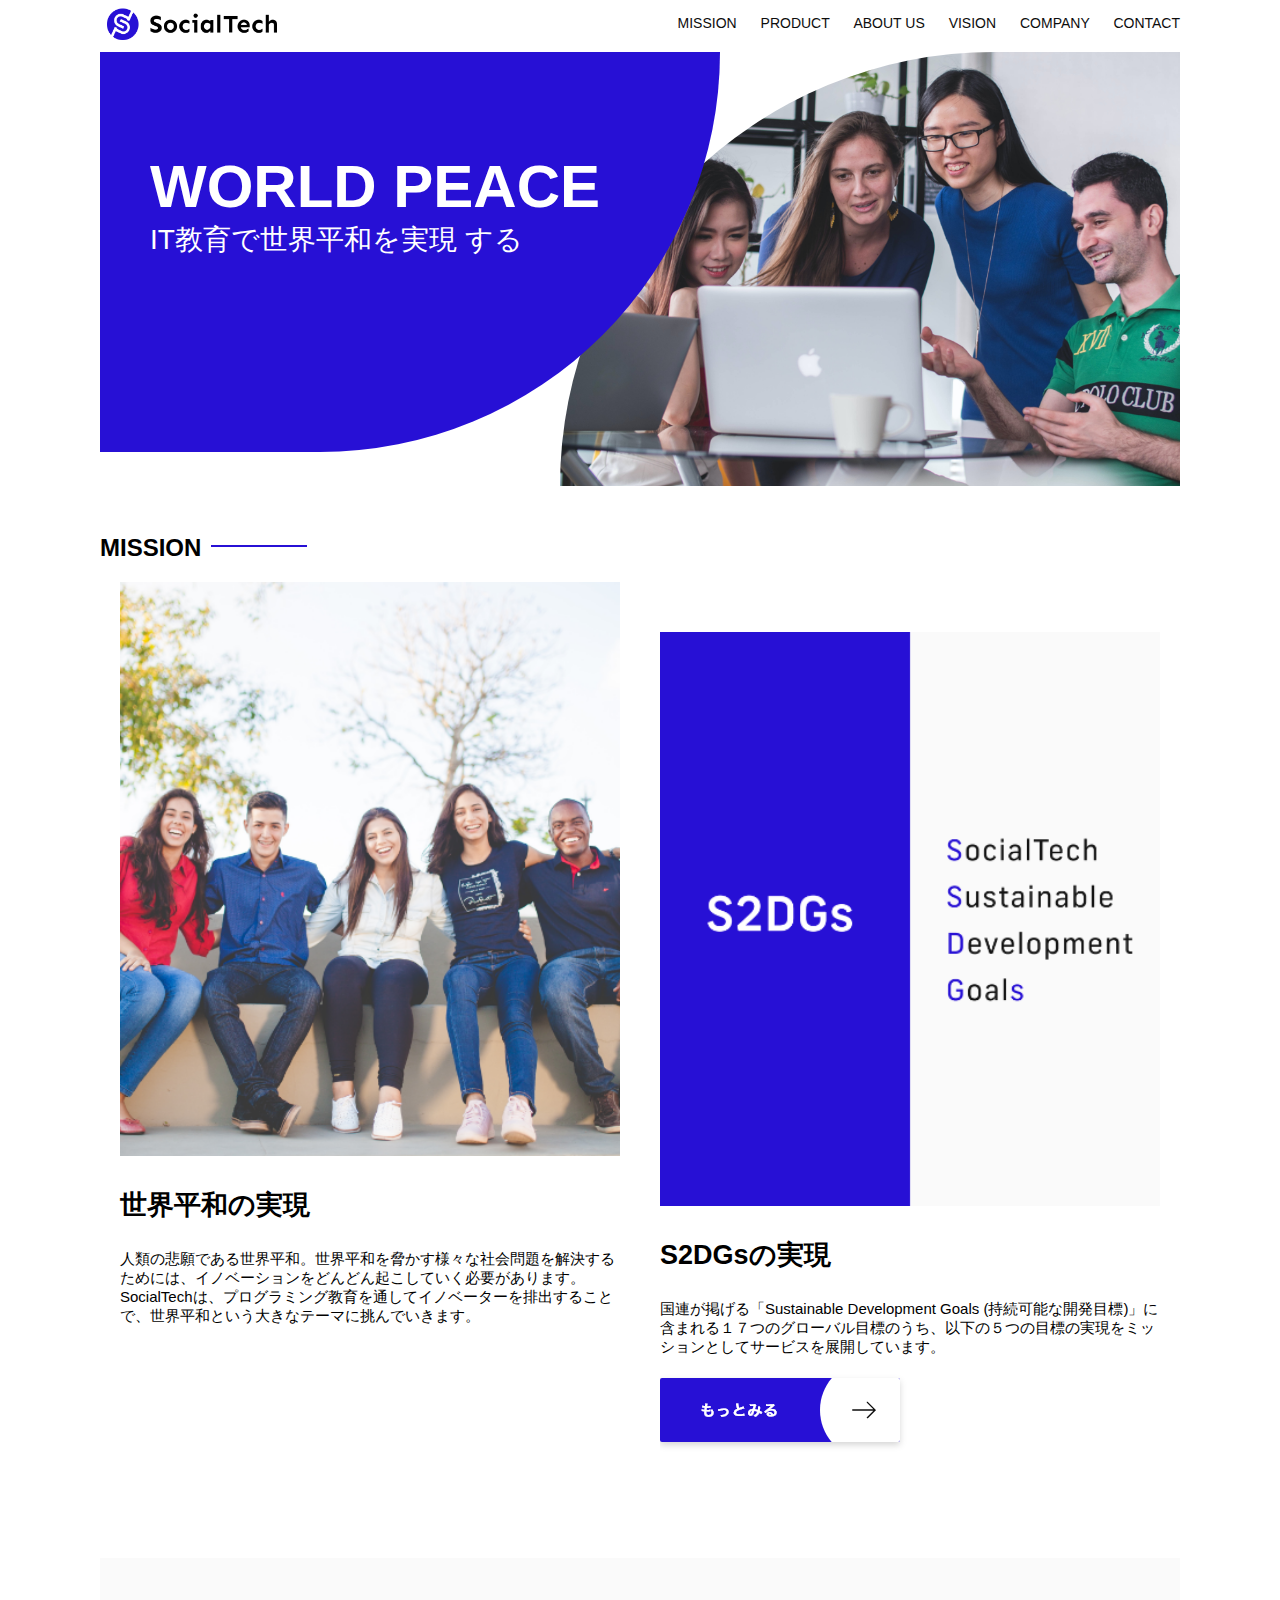
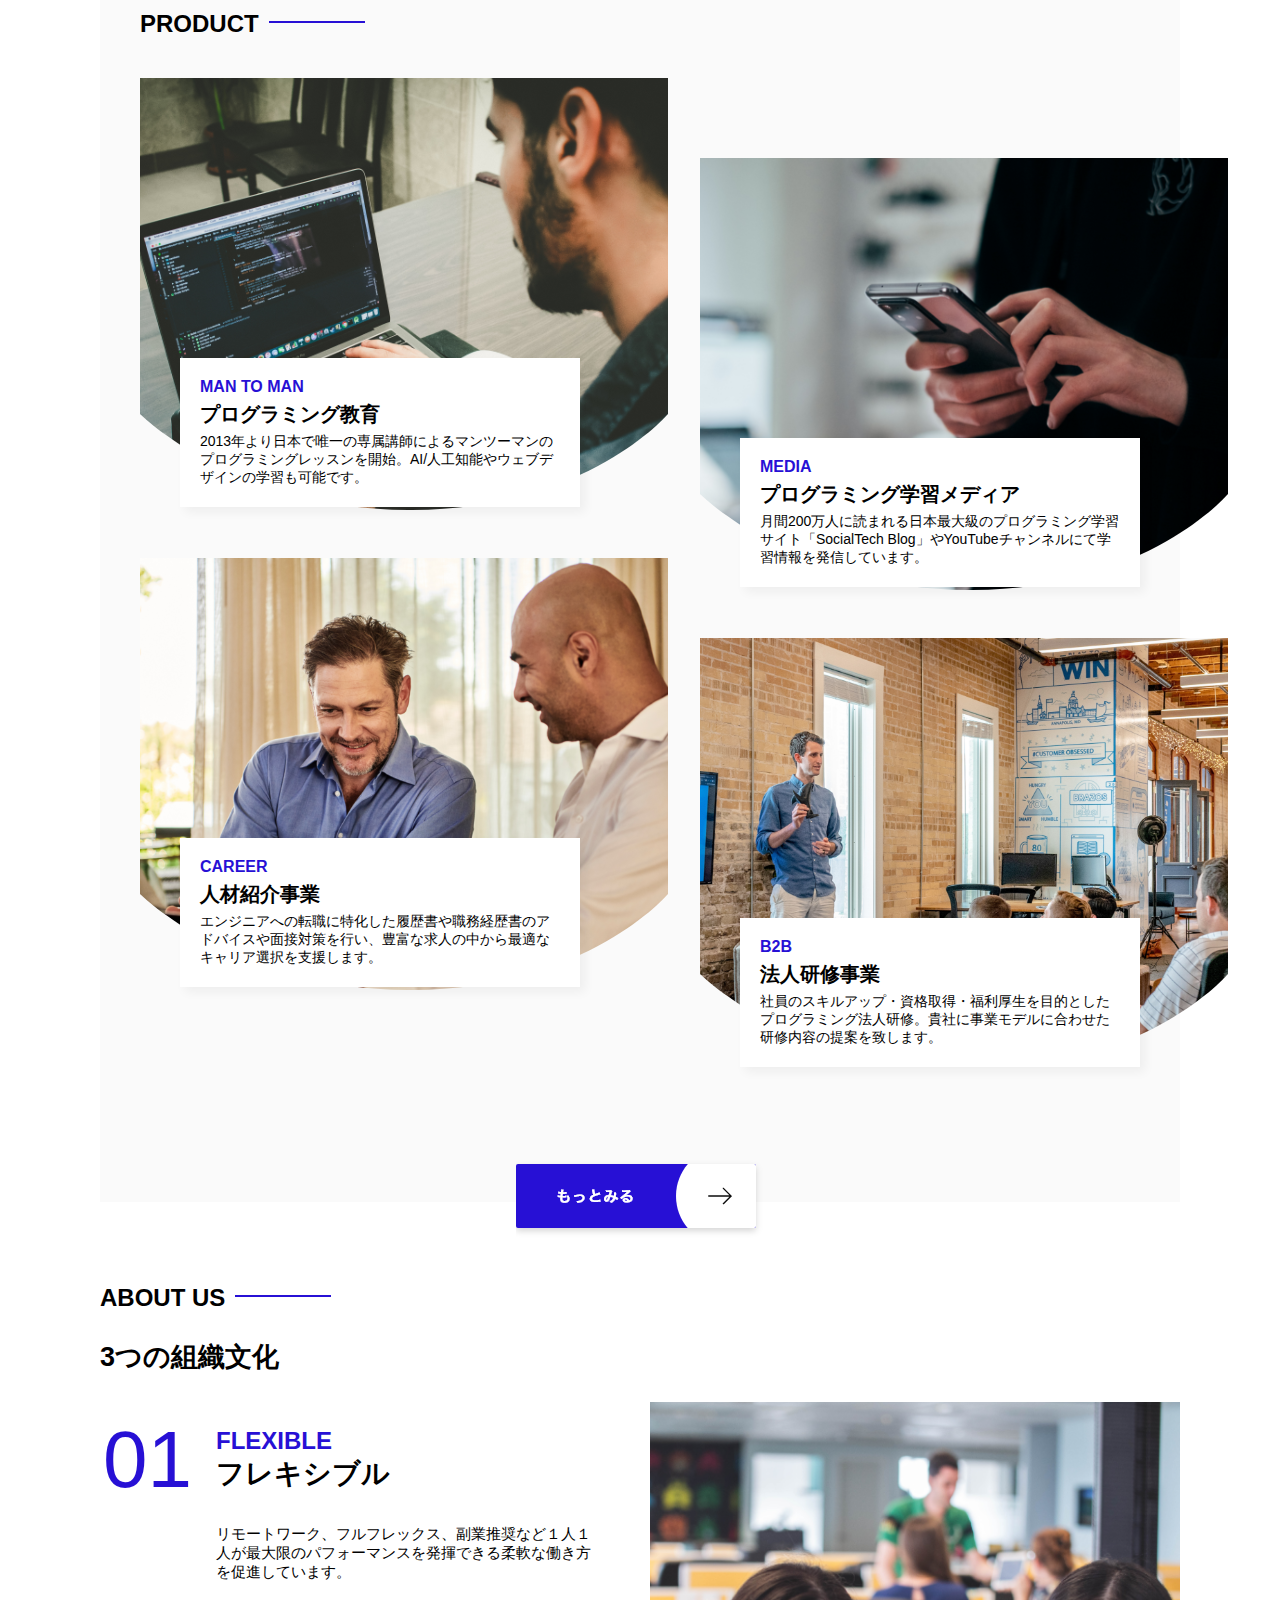
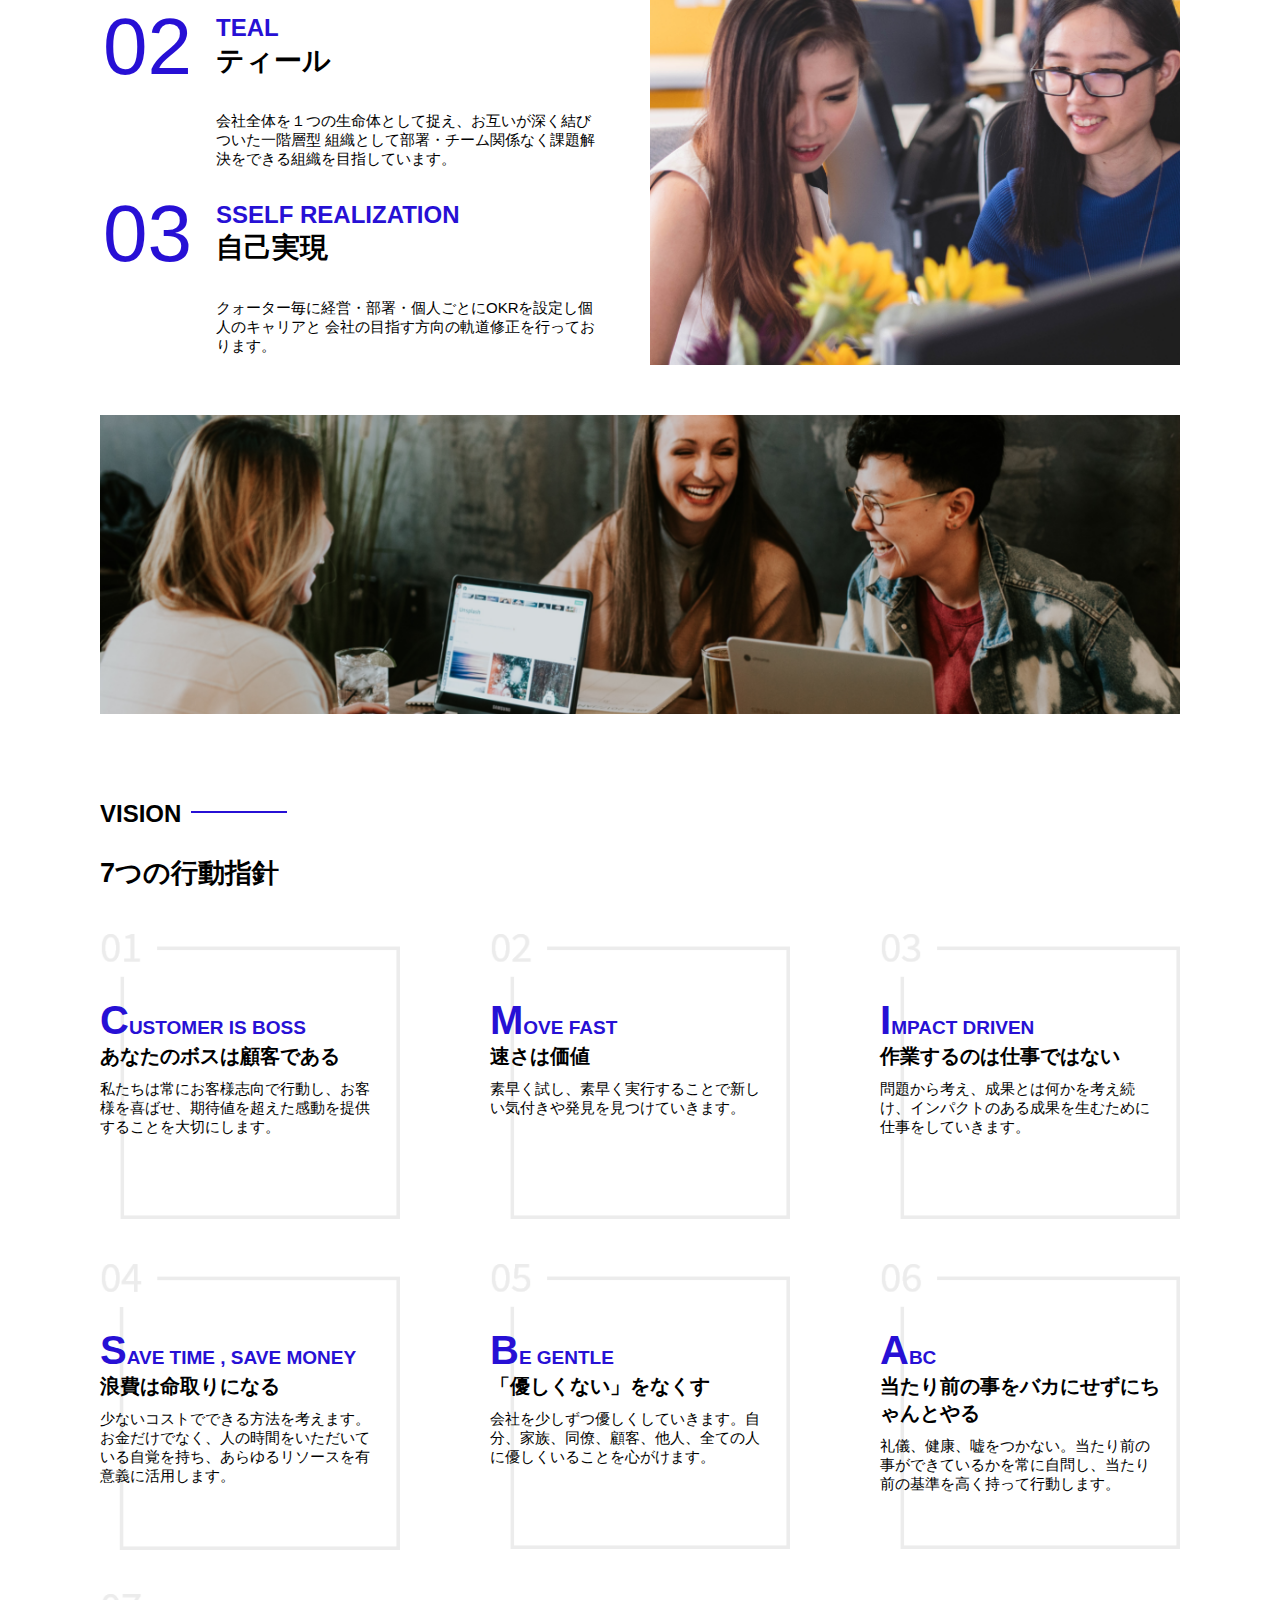
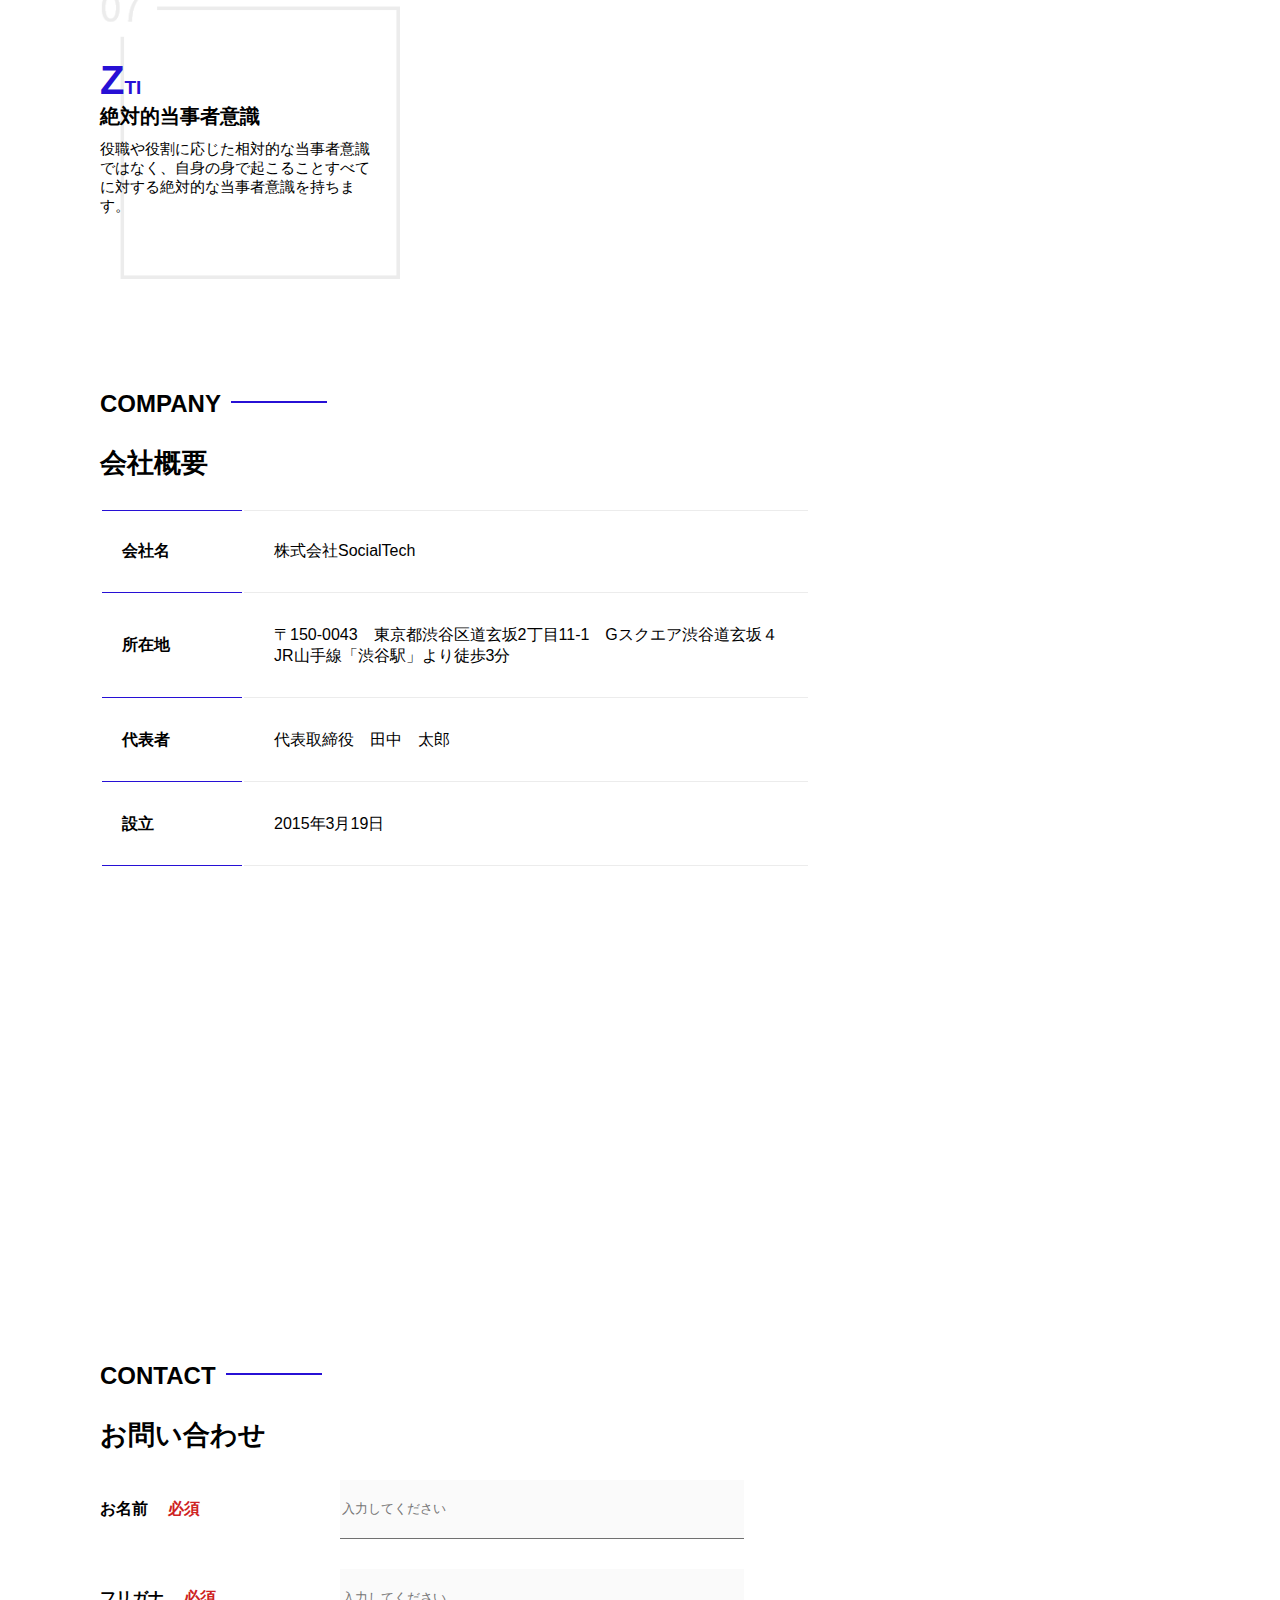
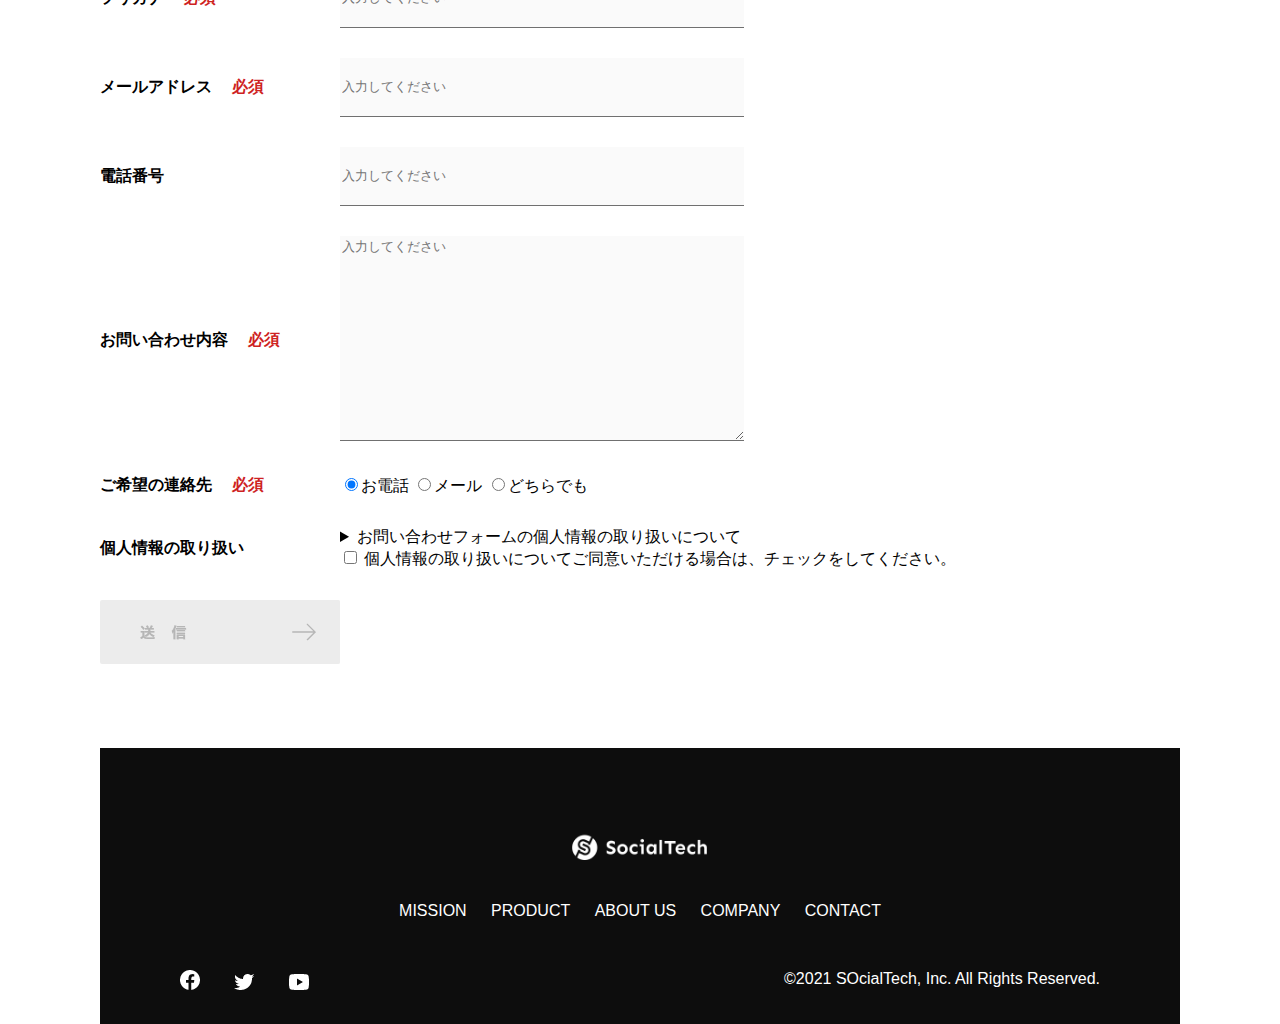
<file: socialtech/index.html>
<!DOCTYPE html>
<html>
<head>
    <title>SocialTech</title>
    <meta charset="UTF-8">
    <meta name="description" content="SocialTechはEdTech業界のリーディングカンパニーを目指します。">
    <meta name="viewport" content="width=device-width, initial-scale=1.0">
    <link rel="stylesheet" href="style.css">
</head>
<body>
    <!-- ヘッダー -->
    <header>
        <a href="index.html" id="logo"><img src="images/logo.png" alt="トップページに戻る"></a>

        <nav id="nav-pc">
            <a href="mission.html">MISSION</a>
            <a href="product.html">PRODUCT</a>
            <a href="index.html#aboutus">ABOUT US</a>
            <a href="index.html#vision">VISION</a>
            <a href="index.html#company">COMPANY</a>
            <a href="index.html#contact">CONTACT</a>
        </nav>
        <img id="menu-sp" src="images/button-menu.png" alt="ナビゲーションを開く" onclick="document.getElementById('nav-sp').style.display = 'block'">
        <nav id="nav-sp">
            <img id="close" src="images/button-close.png" alt="ナビゲーションを閉じる" onclick="document.getElementById('nav-sp').style.display = 'none'">
            <a id="logo-sp" href="index.html" onclick="document.getElementById('nav-sp').style.display = 'none'"><img src="images/logo-sp.png" alt="トップページに戻る"></a>
            <a class="menu" href="mission.html" onclick="document.getElementById('nav-sp').style.display = 'none'">MISSION</a>
            <a class="menu" href="product.html" onclick="document.getElementById('nav-sp').style.display = 'none'">PRODUCT</a>
            <a class="menu" href="index.html#aboutus" onclick="document.getElementById('nav-sp').style.display = 'none'">ABOUT US</a>
            <a class="menu" href="index.html#vision" onclick="document.getElementById('nav-sp').style.display = 'none'">VISION</a>
            <a class="menu" href="index.html#company" onclick="document.getElementById('nav-sp').style.display = 'none'">COMPANY</a>
            <a class="menu" href="index.html#contact" onclick="document.getElementById('nav-sp').style.display = 'none'">CONTACT</a>
            <div id="sns">
                <a href="https://www.facebook.com/sejuku2013"><img src="images/button-facebook.png" alt="Facebookのリンク"></a>
                <a href="https://twitter.com/samuraijuku"><img src="images/button-twitter.png" alt="Twitterのリンク"></a>
                <a href="https://www.yuotube.com/channel/UCCF0Q05aDK0xXam4cUQXT8g"><img src="images/button-youtube.png" alt="YouTubeのリンク"></a>
            </div>
        </nav>
    </header>

    <main>
        <article>
            <section id="main-visual">
                <div id="main-message">
                    <h1>WORLD PEACE</h1>
                    <p>IT教育で世界平和を実現
                        する
                    </p>
                </div>
                <img src="images/index/index-main.png" alt="PCの周りに集まる多国籍の仲間たち">
            </section>

            <section id="mission">
                <h2 class="index-h2">MISSION</h2>
                <div id="mission-flex">
                    <div>
                        <img id="mission-photo" src="images/index/index-mission.png" alt="屋外のベンチで写真を撮影する多国籍の仲間たち">
                        <h3>世界平和の実現</h3>
                        <p>
                            人類の悲願である世界平和。世界平和を脅かす様々な社会問題を解決するためには、イノベーションをどんどん起こしていく必要があります。SocialTechは、プログラミング教育を通してイノベーターを排出することで、世界平和という大きなテーマに挑んでいきます。
                        </p>
                    </div>
                    <div>
                        <img id="s2dgs" src="images/index/s2dgs.png" alt="S2DGs">
                        <h3>S2DGsの実現</h3>
                        <p>国連が掲げる「Sustainable Development Goals (持続可能な開発目標)」に含まれる１７つのグローバル目標のうち、以下の５つの目標の実現をミッションとしてサービスを展開しています。</p>
                        <a href="mission.html">
                            <img src="images/button-more.png" alt="もっとみる">
                        </a>
                    </div>
                </div>
            </section>
            <section id="product">
                <h2 class="index-h2">PRODUCT</h2>
                <div>
                    <div id="product-left">
                        <div>
                            <img class="product-photto" src="images/index/index-mantoman.png" alt="PCでコードを書く男性">
                            <div class="product-explain">
                                <span>MAN TO MAN</span>
                                <h3>プログラミング教育</h3>
                                <p>2013年より日本で唯一の専属講師によるマンツーマンのプログラミングレッスンを開始。AI/人工知能やウェブデザインの学習も可能です。</p>
                            </div>
                        </div>
                        <div>    
                            <img class="product-photto" src="images/index/index-career.png" alt="笑顔で話し合う２人の男性">
                            <div class="product-explain">
                                <span>CAREER</span>
                                <h3>人材紹介事業</h3>
                                <p>エンジニアへの転職に特化した履歴書や職務経歴書のアドバイスや面接対策を行い、豊富な求人の中から最適なキャリア選択を支援します。</p>
                            </div>
                        </div>
                    </div>
                    <div id="product-right">
                        <div>
                            <img class="product-photto" src="images/index/index-media.png" alt="スマートフォンを操作する人">
                            <div class="product-explain">
                                <span>MEDIA</span>
                                <h3>プログラミング学習メディア</h3>
                                <p>月間200万人に読まれる日本最大級のプログラミング学習サイト「SocialTech Blog」やYouTubeチャンネルにて学習情報を発信しています。</p>
                            </div>
                        </div>
                        <div>
                            <img class="product-photto" src="images/index/index-b2b.png" alt="講演中の男性とそれを聞く人々">
                            <div class="product-explain">
                                <span>B2B</span>
                                <h3>法人研修事業</h3>
                                <p>社員のスキルアップ・資格取得・福利厚生を目的としたプログラミング法人研修。貴社に事業モデルに合わせた研修内容の提案を致します。</p>
                            </div>
                        </div>
                    </div>
                </div>
                <div>
                    <a id="product-more" href="product.html">
                        <img src="images/button-more.png" alt="もっとみる">
                    </a>
                </div>
            </section>
            <section id="aboutus">
                <h2 class="index-h2">ABOUT US</h2>
                <h3>3つの組織文化</h3>
                <div>
                    <table class="culture-table">
                        <tr>
                            <td>
                                <span class="culture-num">01</span>
                            </td>
                            <td>
                                <span class="culture-en">FLEXIBLE</span>
                                <span class="culture-jp">フレキシブル</span>
                            </td>
                        </tr>
                        <tr>
                            <td>
                
                            </td>
                            <td>
                                <p class="culture-description">
                                    リモートワーク、フルフレックス、副業推奨など１人１人が最大限のパフォーマンスを発揮できる柔軟な働き方を促進しています。
                                </p>
                            </td>
                        </tr>
                        <tr>
                            <td>
                                <span class="culture-num">02</span>
                            </td>
                            <td>
                                <span class="culture-en">TEAL</span>
                                <span class="culture-jp">ティール</span>
                            </td>
                        </tr>
                        <tr>
                            <td>

                            </td>
                            <td>
                                <p class="culture-description">
                                    会社全体を１つの生命体として捉え、お互いが深く結びついた一階層型
                                    組織として部署・チーム関係なく課題解決をできる組織を目指しています。
                                </p>
                            </td>
                        </tr>
                        <tr>
                            <td>
                                <span class="culture-num">03</span>
                            </td>
                            <td>
                                <span class="culture-en">SSELF REALIZATION</span>
                                <span class="culture-jp">自己実現</span>
                            </td>
                        </tr>
                        <tr>
                            <td>

                            </td>
                            <td>
                                <p class="culture-description">
                                    クォーター毎に経営・部署・個人ごとにOKRを設定し個人のキャリアと
                                    会社の目指す方向の軌道修正を行っております。
                                </p>
                            </td>
                        </tr>
                    </table>
                     <img class="culture-img" src="images/index/index-aboutus1.png" alt="笑顔で話し合う２人の女性">
                </div>
                 <img class="culture-img2" src="images/index/index-aboutus2.png" alt="笑顔で話し合う３人の男女">
            </section>
            <section id="vision">
                <h2 class="index-h2">VISION</h2>
                <h3>7つの行動指針</h3>
                <div>
                    <div class="vision-box">
                        <img src="images/index/vision-01.png" alt="01">
                        <span>
                            <h4>CUSTOMER IS BOSS</h4>
                            <h5>あなたのボスは顧客である</h5>
                            <p>私たちは常にお客様志向で行動し、お客様を喜ばせ、期待値を超えた感動を提供することを大切にします。</p>
                        </span>
                    </div>
                    <div class="vision-box">
                        <img src="images/index/vision-02.png" alt="02">
                        <span>
                            <h4>MOVE FAST</h4>
                            <h5>速さは価値</h5>
                            <p>素早く試し、素早く実行することで新しい気付きや発見を見つけていきます。</p>
                        </span>
                    </div>
                    <div class="vision-box">
                        <img src="images/index/vision-03.png" alt="03">
                        <span>
                            <h4>IMPACT DRIVEN</h4>
                            <h5>作業するのは仕事ではない</h5>
                            <p>問題から考え、成果とは何かを考え続け、インパクトのある成果を生むために仕事をしていきます。</p>
                        </span>
                    </div>
                    <div class="vision-box">
                        <img src="images/index/vision-04.png" alt="04">
                        <span>
                            <h4>SAVE TIME , SAVE MONEY</h4>
                            <h5>浪費は命取りになる</h5>
                            <p>少ないコストでできる方法を考えます。お金だけでなく、人の時間をいただいている自覚を持ち、あらゆるリソースを有意義に活用します。</p>
                        </span>
                    </div>
                    <div class="vision-box">
                        <img src="images/index/vision-05.png" alt="05">
                        <span>
                            <h4>BE GENTLE</h4>
                            <h5>「優しくない」をなくす</h5>
                            <p>会社を少しずつ優しくしていきます。自分、家族、同僚、顧客、他人、全ての人に優しくいることを心がけます。</p>
                        </span>
                    </div>
                    <div class="vision-box">
                        <img src="images/index/vision-06.png" alt="06">
                        <span>
                            <h4>ABC</h4>
                            <h5>当たり前の事をバカにせずにちゃんとやる</h5>
                            <p>礼儀、健康、嘘をつかない。当たり前の事ができているかを常に自問し、当たり前の基準を高く持って行動します。</p>
                        </span>
                    </div>
                    <div class="vision-box">
                        <img src="images/index/vision-07.png" alt="07">
                        <span>
                            <h4>ZTI</h4>
                            <h5>絶対的当事者意識</h5>
                            <p>役職や役割に応じた相対的な当事者意識ではなく、自身の身で起こることすべてに対する絶対的な当事者意識を持ちます。</p>
                        </span>
                    </div>
                </div>
            </section>
            <section id="company">
                <h2 class="index-h2">COMPANY</h2>
                <h3>会社概要</h3>
                <table id="company-table">
                    <tr>
                        <th class="tableheader-first">会社名</th>
                        <td class="cell-first">株式会社SocialTech</td>
                    </tr>
                    <tr>
                        <th class="tableheader">所在地</th>
                        <td class="cell">〒150-0043　東京都渋谷区道玄坂2丁目11-1　Gスクエア渋谷道玄坂４<br>JR山手線「渋谷駅」より徒歩3分</td>
                    </tr>
                    <tr>
                        <th class="tableheader">代表者</th>
                        <td class="cell">代表取締役　田中　太郎</td>
                    </tr>
                    <tr>
                        <th class="tableheader">設立</th>
                        <td class="cell">2015年3月19日</td>
                    </tr>
                </table>
                <iframe src="https://www.google.com/maps/embed?pb=!1m18!1m12!1m3!1d3241.780089597799!2d139.6936349757371!3d35.65778937259477!2m3!1f0!2f0!3f0!3m2!1i1024!2i768!4f13.1!3m3!1m2!1s0x60188be0535d9a81%3A0xb09a6e9018e3debd!2z44CSMTUwLTAwNDMg5p2x5Lqs6YO95riL6LC35Yy66YGT546E5Z2C77yS5LiB55uu77yR77yR4oiS77yR!5e0!3m2!1sja!2sjp!4v1696943448025!5m2!1sja!2sjp" width="600" height="450" style="border:0;" allowfullscreen="" loading="lazy" referrerpolicy="no-referrer-when-downgrade"
                style="border: 0;" allowfullscreen="" loading="lazy"></iframe>
                </iframe>
            </section>
            <section id="contact">
                <h2 class="index-h2">CONTACT</h2>
                <h3>お問い合わせ</h3>
                <form action="https://api.staticforms.xyz/submit" method="post">
                    <input type="text" name="honeypot" style="display:none">
                    <input type="hidden" name="accessKey" value="8e998eb5-a046-4630-88b2-290df59e14a1">
                    <input type="hidden" name="subject" value="お問い合わせフォーム" />
                    <input type="hidden" name="replyTo" value="o9o-794l-4422@donomo.ne.jp">
                    <input type="hidden" name="redirectTo" value="">
                    <div>
                        <div class="contact-heading">
                            <label class="contact-label">お名前<span class="contact-span">必須</span></label>
                        </div>    
                        <div>
                            <input type="text" name="name" placeholder="入力してください" class="contact-textbox">
                        </div>
                    </div>
                    <div>    
                        <div class="contact-heading">
                            <label class="contact-label">フリガナ<span class="contact-span">必須</span></label>
                        </div>
                        <div>
                            <input type="text" name="furigana" placeholder="入力してください" class="contact-textbox">
                        </div>
                    </div>
                    <div>
                        <div class="contact-heading">
                            <label class="contact-label">メールアドレス<span class="contact-span">必須</span></label>
                        </div>
                        <div>
                            <input type="text" name="email" placeholder="入力してください" class="contact-textbox">
                        </div>
                    </div>    
                    <div>
                        <div class="contact-heading">
                            <label class="contact-label">電話番号</label>
                        </div>
                        <div>
                            <input type="text" name="tel" placeholder="入力してください" class="contact-textbox">
                        </div>
                    </div>
                    <div>
                        <div class="contact-heading">
                            <label class="contact-label">お問い合わせ内容<span class="contact-span">必須</span></label>
                        </div>
                        <div>
                            <textarea class="contact-textarea" placeholder="入力してください" name="message"></textarea>
                        </div>
                    </div>
                    <div>
                        <div class="contact-heading">
                            <label class="contact-label">ご希望の連絡先<span class="contact-span">必須</span></label>
                        </div>
                        <div>
                            <input class="radiobutton" type="radio" value="tel" name="contact" checked><label>お電話</label>
                            <input class="radiobutton" type="radio" value="mail" name="contact"><label>メール</label>
                            <input class="radiobutton" type="radio" value="both" name="contact"><label>どちらでも</label>
                        </div>
                    </div>
                    <div>
                        <div class="contact-heading">
                            <label class="contact-label">個人情報の取り扱い</label>
                        </div>
                        <div>
                            <details>
                                <summary>お問い合わせフォームの個人情報の取り扱いについて</summary>
                                <div>
                                   <span>1.組織の名称又は氏名</span><br>
                                   株式会社SocialTech<br><br>
                                   <span>2.個人情報保護管理者(若しくはその代理人)の氏名又は職名、所属及び連絡先
                                       鈴木　一郎　コーポレート部</span><br>
                                    メールアドレス：support@socialtech.net<br>
                                    TEL:03-xxxx-xxxx<br>
                                    <span>3.個人情報の利用目的</span><br>
                                    ・本サービス及び本サービスに関する情報の提供又はそれらに関する連絡のため<br>
                                    ・ユーザーの本人確認のため<br>
                                    ・当社サービスご案内のため<br>
                                    ・当社の商品の広告または宣伝(電子メールによるものを含むものとします。)<br><br>
                                    <span>4.個人情報の取り扱い業務の委託</span><br>
                                    個人情報の取扱業務の全部または一部を外部に業務委託する場合があります。<br>
                                    その際、弊社は、個人情報を適切に保護できる管理体制を敷き実行していることを条件として<br>
                                    委託先を厳選したうえで、機密保持契約を委託先と締結し、お客様の個人情報を厳密に管理させます。<br><br>
                                    <span>5.個人情報の開示等の請求</span><br>
                                    お客様は、弊社に対してご自身の個人情報の開示等(利用目的の通知・開示・内容の訂正・追加・削除・利用の停止または消去、第三者への提供の停止)に関して、当社問い合わせ窓口に申し出ることができます。<br>
                                    その際、弊社はお客様ご本人を確認させていただいたうえで、合理的な期間内に対応いたします。<br><br>
                                    なお、個人情報に関する弊社問い合わせ先は、次の通りです。<br><br>
                                    株式会社SocialTech　個人情報問い合わせ窓口<br>
                                    〒150-0043　東京都渋谷区道玄坂2丁目11-1　Gスクエア渋谷道玄坂４<br>
                                    メールアドレス：support@socialtech.net TEL:03-xxxx-xxxx<br><br>
                                    <span>6.個人情報を提供されることの任意性について</span><br><br>
                                    お客様がご自身の個人情報を弊社に提供されるか否かは、お客様のご判断によりますが、もしご提供されない場合には、適切なサービスが提供できない場合がありますので予めご了承ください。
                                </div>
                            </details>
                            <input type="checkbox" name="agree">
                            <span>個人情報の取り扱いについてご同意いただける場合は、チェックをしてください。</span>    
                        </div>
                    </div>
                    <input type="image" src="images/button-submit.png" alt="送信する">
                </form>
            </section>
        </article>
        <footer>
            <div id="footer-logo">
                <img src="images/logo-sp.png" alt="SocialTech">
            </div>
            <div id="footer-link">
                <a href="mission.html">MISSION</a>
                <a href="product.html">PRODUCT</a>
                <a href="index.html#aboutus">ABOUT US</a>
                <a href="index.html#company">COMPANY</a>
                <a href="index.html#contact">CONTACT</a>
            </div>
            <div id="sns-footer">
                <a href="https://www.facebook.com/sejiku2013"><img src="images/button-facebook.png" alt="Facebookのリンク"></a>
                <a href="https://twitter.com/samuraijuku"><img src="images/button-twitter.png" alt="Twitterのリンク"></a>
                <a href="https://www.yuotube.com/channel/UCCF0Q05aDK0xXam4cUQXT8g"><img src="images/button-youtube.png" alt="YouTubeのリンク"></a>
                 <span id="copyright">&copy;2021 SOcialTech, Inc. All Rights Reserved.</span>
            </div>
        </footer>
    </main>
</body>
</html>
</file>
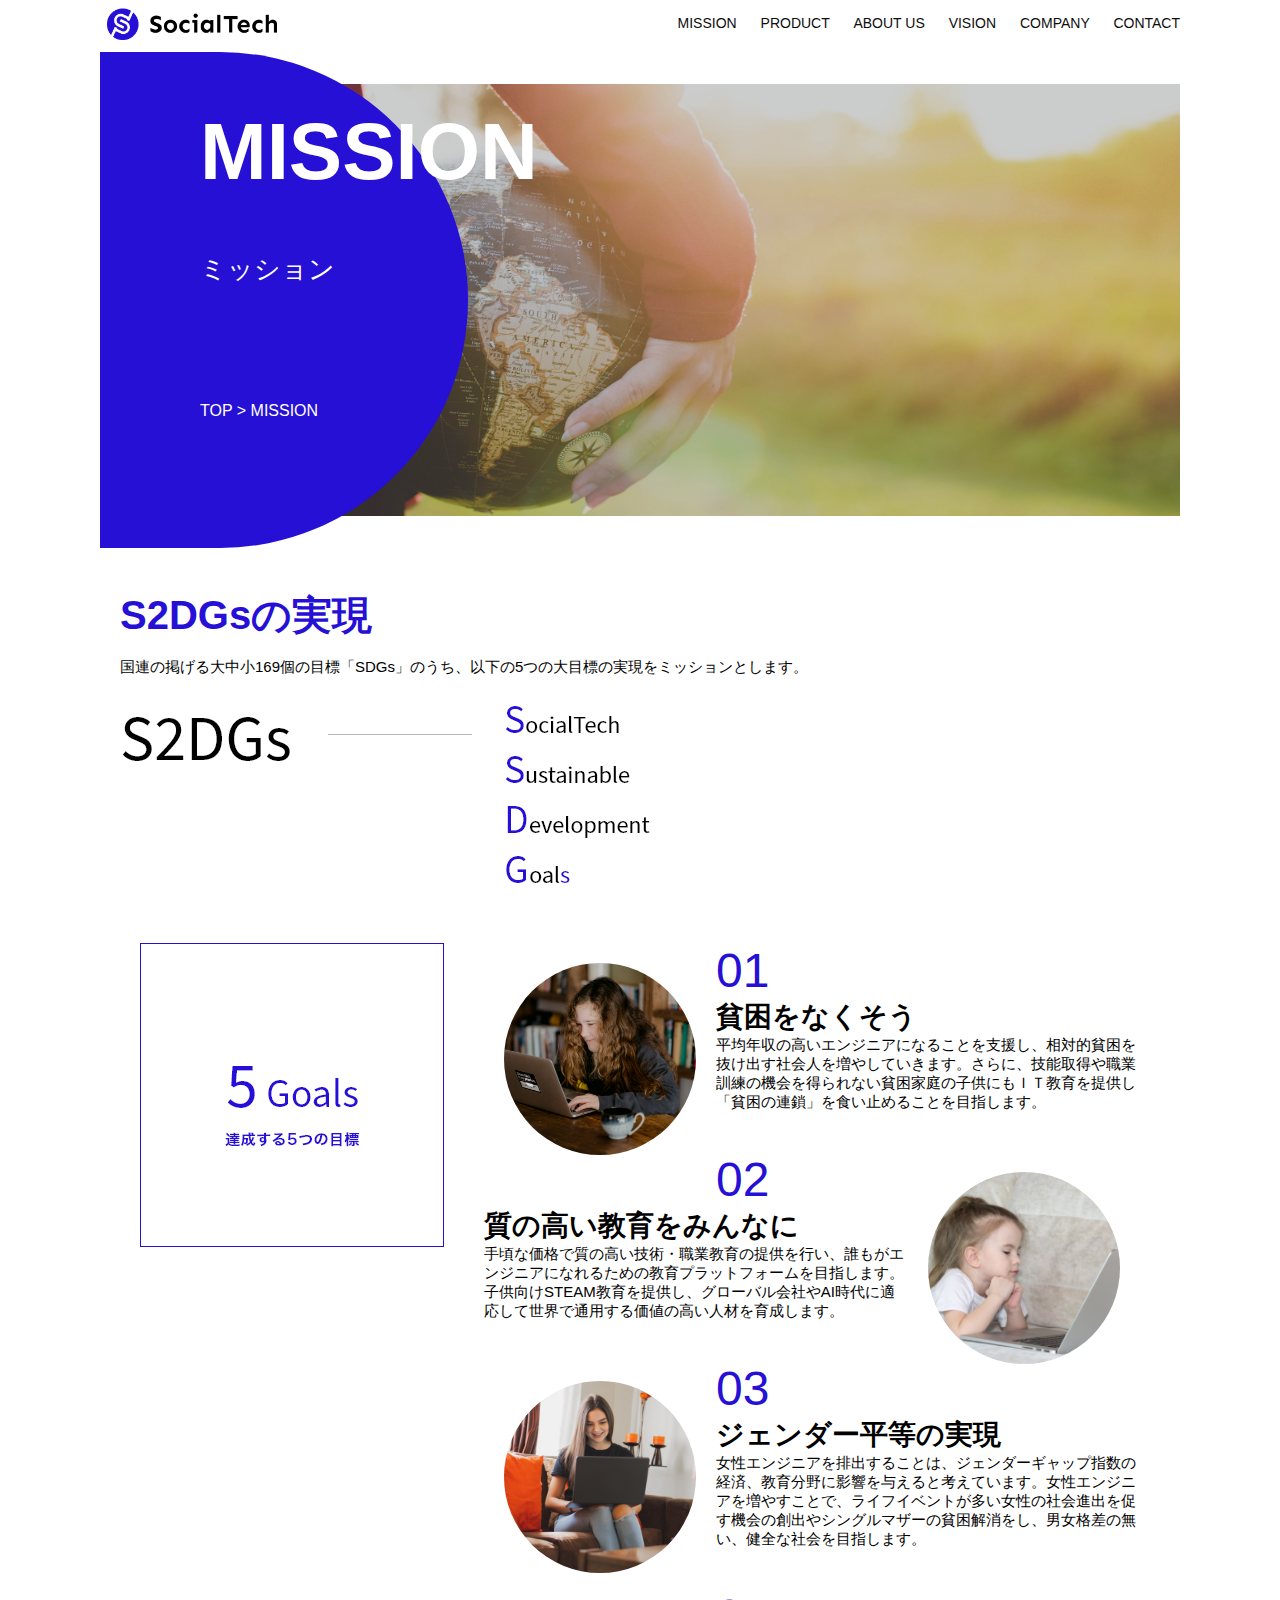
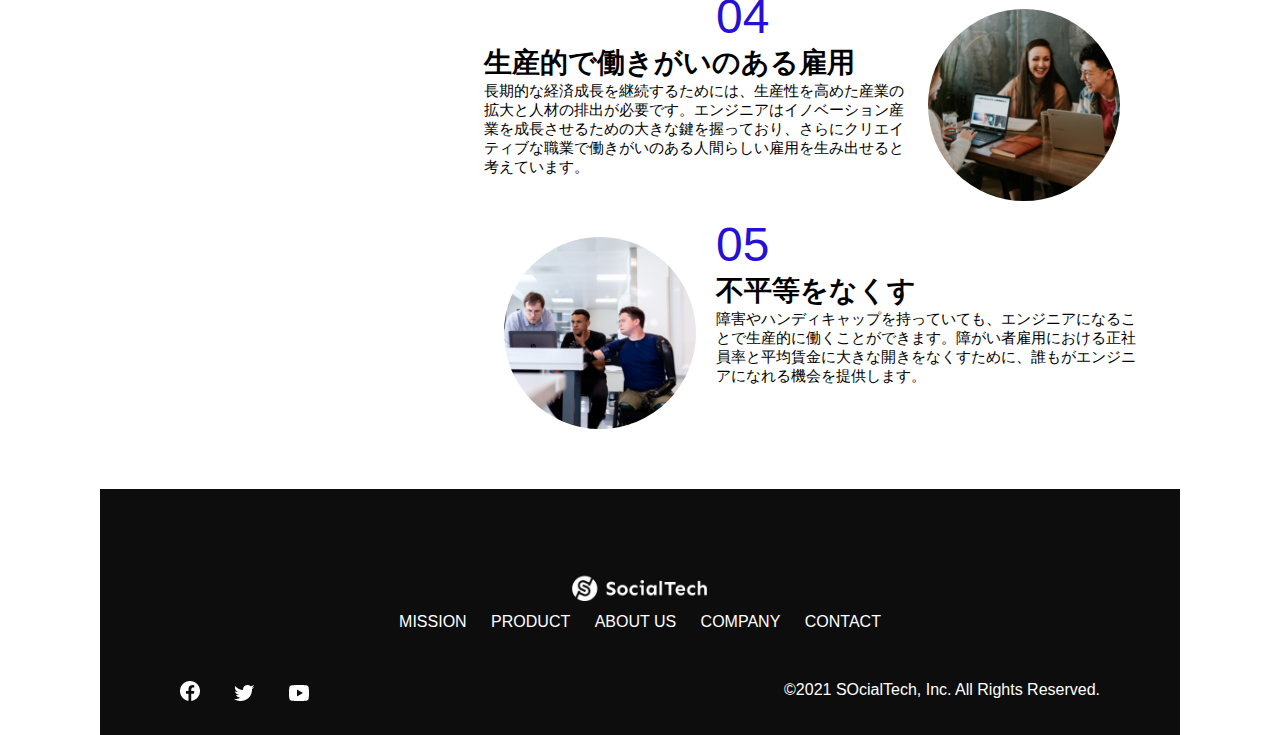
<file: socialtech/mission.html>
<!DOCTYPE html>
<html>
<head>
    <title>SocialTech - MISSION ミッション -</title>
    <meta charset="UTF-8">
    <meta name="description" content="SocialTechが目指す5つの目標(S2DGs)を紹介します">
    <meta name="viewport" content="width=device-width, initial-scale=1.0">
    <link rel="stylesheet" href="style.css">
</head>

<body>
    <header>
        <a href="index.html" id="logo"><img src="images/logo.png" alt="トップページに戻る"></a>
    
        <nav id="nav-pc">
            <a href="mission.html">MISSION</a>
            <a href="product.html">PRODUCT</a>
            <a href="index.html#aboutus">ABOUT US</a>
            <a href="index.html#vision">VISION</a>
            <a href="index.html#company">COMPANY</a>
            <a href="index.html#contact">CONTACT</a>
        </nav>
        <img id="menu-sp" src="images/button-menu.png" alt="ナビゲーションを開く" onclick="document.getElementById('nav-sp').style.display = 'block'">
        <nav id="nav-sp">
            <img id="close" src="images/button-close.png" alt="ナビゲーションを閉じる" onclick="document.getElementById('nav-sp').style.display = 'none'">
            <a id="logo-sp" href="index.html" onclick="document.getElementById('nav-sp').style.display = 'none'"><img src="images/logo-sp.png" alt="トップページに戻る"></a>
            <a class="menu" href="mission.html" onclick="document.getElementById('nav-sp').style.display = 'none'">MISSION</a>
            <a class="menu" href="product.html" onclick="document.getElementById('nav-sp').style.display = 'none'">PRODUCT</a>
            <a class="menu" href="index.html#aboutus" onclick="document.getElementById('nav-sp').style.display = 'none'">ABOUT US</a>
            <a class="menu" href="index.html#vision" onclick="document.getElementById('nav-sp').style.display = 'none'">VISION</a>
            <a class="menu" href="index.html#company" onclick="document.getElementById('nav-sp').style.display = 'none'">COMPANY</a>
            <a class="menu" href="index.html#contact" onclick="document.getElementById('nav-sp').style.display = 'none'">CONTACT</a>
            <div id="sns">
                <a href="https://www.facebook.com/sejuku2013"><img src="images/button-facebook.png" alt="Facebookのリンク"></a>
                <a href="https://twitter.com/samuraijuku"><img src="images/button-twitter.png" alt="Twitterのリンク"></a>
                <a href="https://www.yuotube.com/channel/UCCF0Q05aDK0xXam4cUQXT8g"><img src="images/button-youtube.png" alt="YouTubeのリンク"></a>
            </div>
        </nav>
    </header>
    <main>
        <article>
            <section id="mission-main">
                <div id="mission-title">
                    <h1>MISSION</h1>
                    <span>ミッション</span>
                    <div>TOP > MISSION</div>
                </div>
            </section>
            <section id="mission-s2dgs">
                <h2 class="mission-h2">S2DGsの実現</h2>
                <p>国連の掲げる大中小169個の目標「SDGs」のうち、以下の5つの大目標の実現をミッションとします。</p>
                <img src="images/mission/mission-s2dgs.png" alt="S2DGs">
            </section>
            <section id="mission-5goals">
                <div>
                    <img id="s2dgs-image" src="images/mission/mission-5goals.png" alt="5goals">
                </div>
              <div>
                <div>
                    <img class="fivegoals-image-left" src="images/mission/mission-5goals01.png" alt="PCを操作する女の子">
                    <span class="fivegoals-number">01</span>
                    <h3 class="fivegoals-h3">貧困をなくそう</h3>
                    <p class="fivegoals-p">
                    平均年収の高いエンジニアになることを支援し、相対的貧困を抜け出す社会人を増やしていきます。さらに、技能取得や職業訓練の機会を得られない貧困家庭の子供にもＩＴ教育を提供し「貧困の連鎖」を食い止めることを目指します。
                    </p>
                </div>
                <div>
                    <img class="fivegoals-image-right" src="images/mission/mission-5goals02.png" alt="PCを見つめる小さな女の子">
                    <span class="fivegoals-number">02</span>
                    <h3 class="fivegoals-h3">質の高い教育をみんなに</h3>
                    <p class="fivegoals-p">
                    手頃な価格で質の高い技術・職業教育の提供を行い、誰もがエンジニアになれるための教育プラットフォームを目指します。子供向けSTEAM教育を提供し、グローバル会社やAI時代に適応して世界で通用する価値の高い人材を育成します。
                    </p>
                </div>
                <div>
                    <img class="fivegoals-image-left" src="images/mission/mission-5goals03.png" alt="PCを操作する女性">
                    <span class="fivegoals-number">03</span>
                    <h3 class="fivegoals-h3">ジェンダー平等の実現</h3>
                    <p class="fivegoals-p">
                    女性エンジニアを排出することは、ジェンダーギャップ指数の経済、教育分野に影響を与えると考えています。女性エンジニアを増やすことで、ライフイベントが多い女性の社会進出を促す機会の創出やシングルマザーの貧困解消をし、男女格差の無い、健全な社会を目指します。
                    </p>
                </div>
                <div>
                    <img class="fivegoals-image-right" src="images/mission/mission-5goals04.png" alt="笑顔で話し合う３人の男女">
                    <span class="fivegoals-number">04</span>
                    <h3 class="fivegoals-h3">生産的で働きがいのある雇用</h3>
                    <p class="fivegoals-p">
                    長期的な経済成長を継続するためには、生産性を高めた産業の拡大と人材の排出が必要です。エンジニアはイノベーション産業を成長させるための大きな鍵を握っており、さらにクリエイティブな職業で働きがいのある人間らしい雇用を生み出せると考えています。
                    </p>
                </div>
                <div>
                    <img class="fivegoals-image-left" src="images/mission/mission-5goals05.png" alt="障害を持つ男性が生き生きと働く様子">
                    <span class="fivegoals-number">05</span>
                    <h3 class="fivegoals-h3">不平等をなくす</h3>
                    <p class="fivegoals-p">
                    障害やハンディキャップを持っていても、エンジニアになることで生産的に働くことができます。障がい者雇用における正社員率と平均賃金に大きな開きをなくすために、誰もがエンジニアになれる機会を提供します。
                    </p>
                </div>
              </div>
            </section>
        </article>
        <footer>
            <div id="footer-logo>">
                <img src="images/logo-sp.png" alt="SocialTech">
            </div>
            <div id="footer-link">
                <a href="mission.html">MISSION</a>
                <a href="product.html">PRODUCT</a>
                <a href="index.html#aboutus">ABOUT US</a>
                <a href="index.html#company">COMPANY</a>
                <a href="index.html#contact">CONTACT</a>
            </div>
            <div id="sns-footer">
                <a href="https://www.facebook.com/sejiku2013"><img src="images/button-facebook.png" alt="Facebookのリンク"></a>
                <a href="https://twitter.com/samuraijuku"><img src="images/button-twitter.png" alt="Twitterのリンク"></a>
                <a href="https://www.yuotube.com/channel/UCCF0Q05aDK0xXam4cUQXT8g"><img src="images/button-youtube.png" alt="YouTubeのリンク"></a>
                 <span id="copyright">&copy;2021 SOcialTech, Inc. All Rights Reserved.</span>
            </div>
        </footer>
    </main>
    
</body>
</html>
</file>
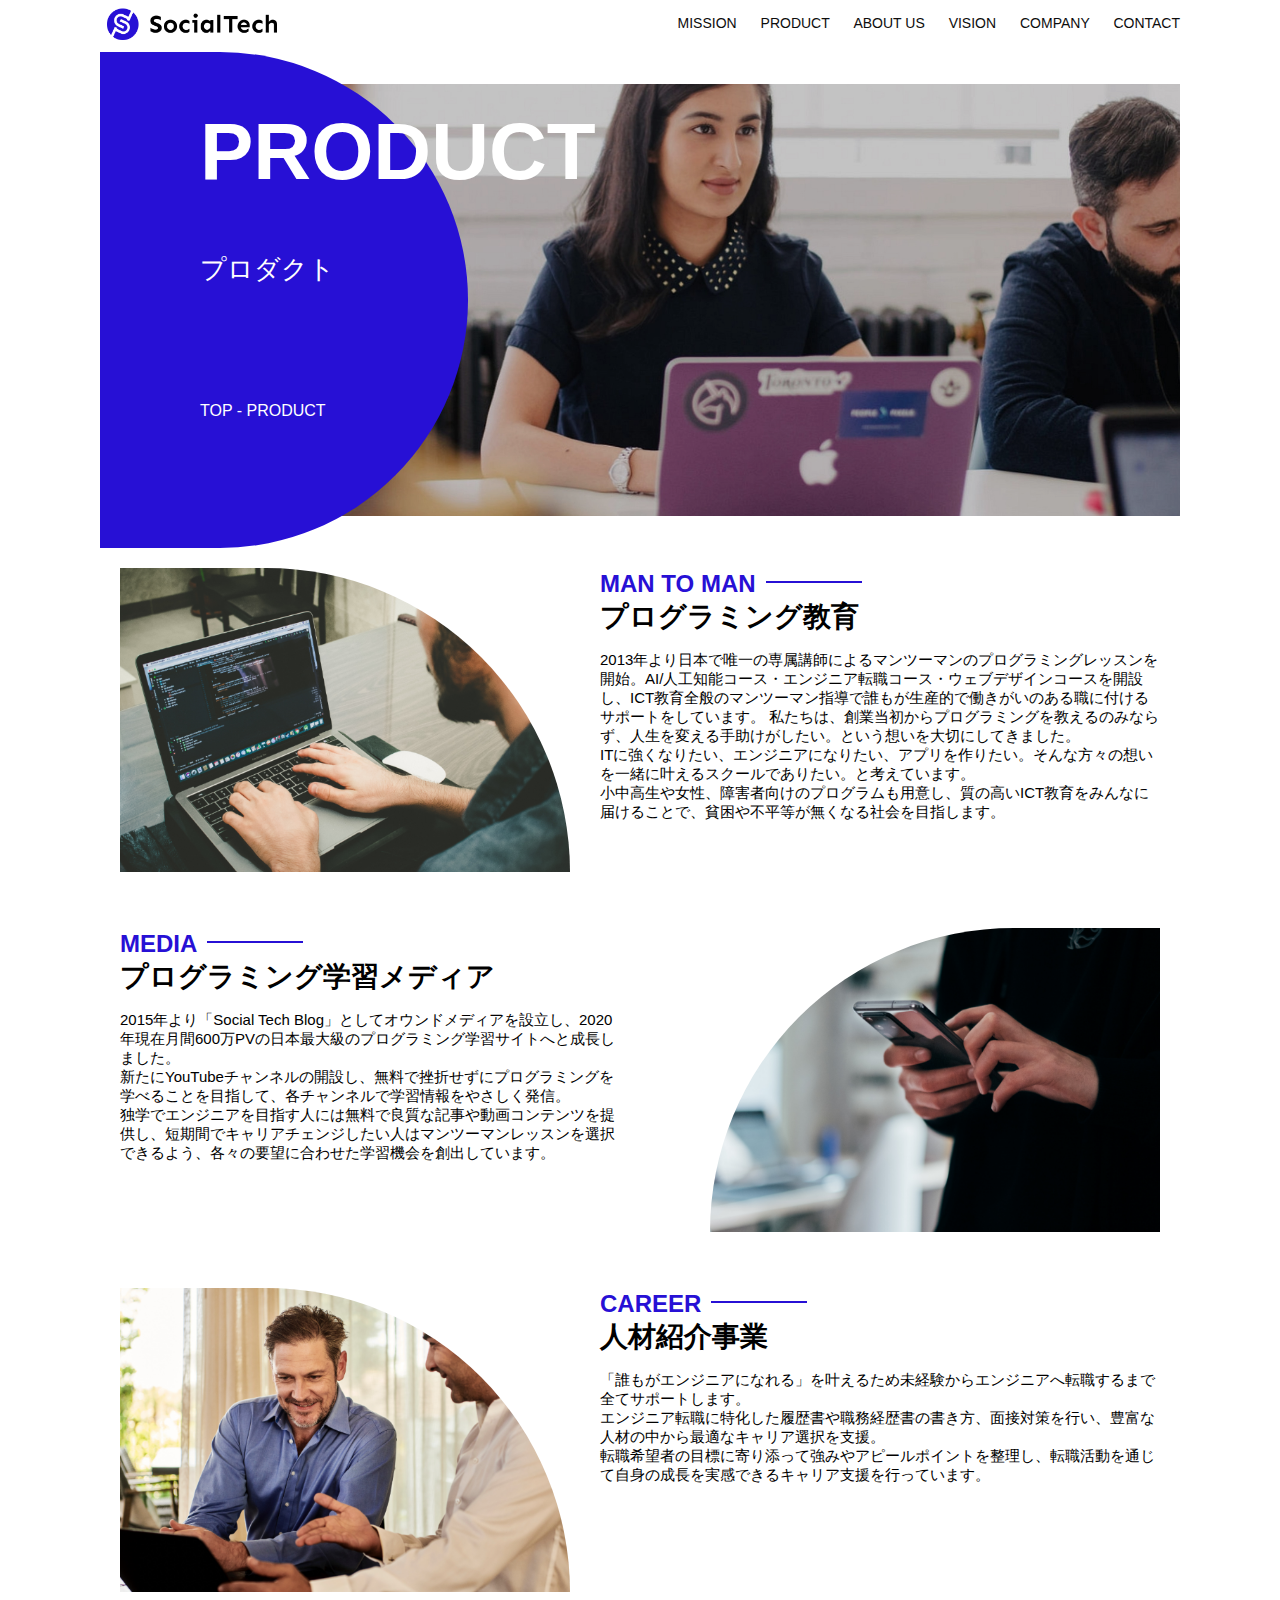
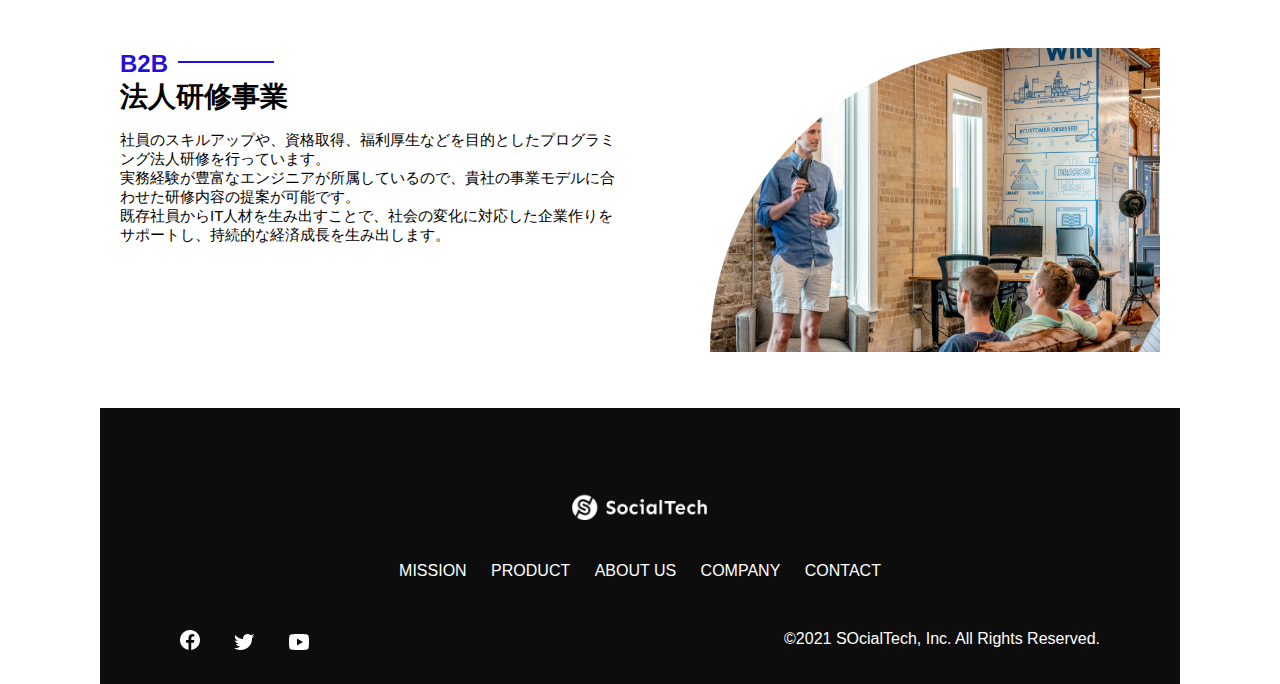
<file: socialtech/product.html>
<!DOCTYPE html>
<html>
<head>
    <title>SocialTech -PRODUCT プロダクト-</title>
    <meta charset="UTF-8">
    <meta name="description" content="SocialTechの4つのプロダクトを紹介します">
    <meta name="viewport" content="width=device-width, initial-scale=1.0">
    <link rel="stylesheet" href="style.css">
</head>
<body>
    <!-- ヘッダー -->
    <header>
        <a href="index.html" id="logo"><img src="images/logo.png" alt="トップページに戻る"></a>

        <nav id="nav-pc">
            <a href="mission.html">MISSION</a>
            <a href="product.html">PRODUCT</a>
            <a href="index.html#aboutus">ABOUT US</a>
            <a href="index.html#vision">VISION</a>
            <a href="index.html#company">COMPANY</a>
            <a href="index.html#contact">CONTACT</a>
        </nav>
        <img id="menu-sp" src="images/button-menu.png" alt="ナビゲーションを開く" onclick="document.getElementById('nav-sp').style.display = 'block'">
        <nav id="nav-sp">
            <img id="close" src="images/button-close.png" alt="ナビゲーションを閉じる" onclick="document.getElementById('nav-sp').style.display = 'none'">
            <a id="logo-sp" href="index.html" onclick="document.getElementById('nav-sp').style.display = 'none'"><img src="images/logo-sp.png" alt="トップページに戻る"></a>
            <a class="menu" href="mission.html" onclick="document.getElementById('nav-sp').style.display = 'none'">MISSION</a>
            <a class="menu" href="product.html" onclick="document.getElementById('nav-sp').style.display = 'none'">PRODUCT</a>
            <a class="menu" href="index.html#aboutus" onclick="document.getElementById('nav-sp').style.display = 'none'">ABOUT US</a>
            <a class="menu" href="index.html#vision" onclick="document.getElementById('nav-sp').style.display = 'none'">VISION</a>
            <a class="menu" href="index.html#company" onclick="document.getElementById('nav-sp').style.display = 'none'">COMPANY</a>
            <a class="menu" href="index.html#contact" onclick="document.getElementById('nav-sp').style.display = 'none'">CONTACT</a>
            <div id="sns">
                <a href="https://www.facebook.com/sejuku2013"><img src="images/button-facebook.png" alt="Facebookのリンク"></a>
                <a href="https://twitter.com/samuraijuku"><img src="images/button-twitter.png" alt="Twitterのリンク"></a>
                <a href="https://www.yuotube.com/channel/UCCF0Q05aDK0xXam4cUQXT8g"><img src="images/button-youtube.png" alt="YouTubeのリンク"></a>
            </div>
        </nav>
    </header>
    <main>
        <article>
            <section id="product-main">
                <div id="product-title">
                    <h1>PRODUCT</h1>
                    <span>プロダクト</span>
                    <div>TOP - PRODUCT</div>
                </div>
            </section>
            <section class="product-section1">
                <img src="images/product/product-mantoman.png" alt="PCでコードを書く男性">
                <div>
                    <h2 class="product-h2">MAN TO MAN</h2>
                    <h3 class="product-h3">プログラミング教育</h3>
                    <p>
                        2013年より日本で唯一の専属講師によるマンツーマンのプログラミングレッスンを開始。AI/人工知能コース・エンジニア転職コース・ウェブデザインコースを開設し、ICT教育全般のマンツーマン指導で誰もが生産的で働きがいのある職に付けるサポートをしています。
                        私たちは、創業当初からプログラミングを教えるのみならず、人生を変える手助けがしたい。という想いを大切にしてきました。<br>ITに強くなりたい、エンジニアになりたい、アプリを作りたい。そんな方々の想いを一緒に叶えるスクールでありたい。と考えています。<br>小中高生や女性、障害者向けのプログラムも用意し、質の高いICT教育をみんなに届けることで、貧困や不平等が無くなる社会を目指します。
                    </p>
                </div>
            </section>
            <section class="product-section2">
                <div>
                    <h2 class="product-h2">MEDIA</h2>
                    <h3 class="product-h3">プログラミング学習メディア</h3>
                    <p>
                        2015年より「Social Tech Blog」としてオウンドメディアを設立し、2020年現在月間600万PVの日本最大級のプログラミング学習サイトへと成長しました。<br>新たにYouTubeチャンネルの開設し、無料で挫折せずにプログラミングを学べることを目指して、各チャンネルで学習情報をやさしく発信。<br>独学でエンジニアを目指す人には無料で良質な記事や動画コンテンツを提供し、短期間でキャリアチェンジしたい人はマンツーマンレッスンを選択できるよう、各々の要望に合わせた学習機会を創出しています。
                    </p>
                </div>
                <img src="images/product/product-media.png" alt="スマートフォンを操作する人">
            </section>
            <section class="product-section1">
                <img src="images/product/product-career.png" alt="笑顔で話し合う２人の男性">
                <div>
                    <h2 class="product-h2">CAREER</h2>
                    <h3 class="product-h3">人材紹介事業</h3>
                    <p>
                        「誰もがエンジニアになれる」を叶えるため未経験からエンジニアへ転職するまで全てサポートします。<br>エンジニア転職に特化した履歴書や職務経歴書の書き方、面接対策を行い、豊富な人材の中から最適なキャリア選択を支援。<br>転職希望者の目標に寄り添って強みやアピールポイントを整理し、転職活動を通じて自身の成長を実感できるキャリア支援を行っています。<br>
                    </p>
                </div>
            </section>
            <section class="product-section2">
                <div>
                    <h2 class="product-h2">B2B</h2>
                    <h3 class="product-h3">法人研修事業</h3>
                    <p>
                        社員のスキルアップや、資格取得、福利厚生などを目的としたプログラミング法人研修を行っています。<br>実務経験が豊富なエンジニアが所属しているので、貴社の事業モデルに合わせた研修内容の提案が可能です。<br>既存社員からIT人材を生み出すことで、社会の変化に対応した企業作りをサポートし、持続的な経済成長を生み出します。
                    </p>
                </div>
                <img src="images/product/product-b2b.png" alt="講演中の男性とそれを聞く人々">
            </section>
        </article>
        <footer>
            <div id="footer-logo">
                <img src="images/logo-sp.png" alt="SocialTech">
           </div>
            <div id="footer-link">
                <a href="mission.html">MISSION</a>
                <a href="product.html">PRODUCT</a>
                <a href="index.html#aboutus">ABOUT US</a>
                <a href="index.html#company">COMPANY</a>
                <a href="index.html#contact">CONTACT</a>
            </div>
            <div id="sns-footer">
                <a href="https://www.facebook.com/sejiku2013"><img src="images/button-facebook.png" alt="Facebookのリンク"></a>
                <a href="https://twitter.com/samuraijuku"><img src="images/button-twitter.png" alt="Twitterのリンク"></a>
                <a href="https://www.yuotube.com/channel/UCCF0Q05aDK0xXam4cUQXT8g"><img src="images/button-youtube.png" alt="YouTubeのリンク"></a>
                 <span id="copyright">&copy;2021 SOcialTech, Inc. All Rights Reserved.</span>
            </div>
        </footer>
    </main>
    
</body>
</html>
</file>
<file: socialtech/style.css>
body {
    font-family: "Source Sans Pro" , "Hiragino Kaku Gothic ProN" , Meiryo , Arial , sans-serif ;
} 

p {
    font-size: 15px;
}

@media screen and (min-width: 768px) {

body {
    max-width: 1080px;
    min-width: 960px;
    margin: 0 auto 0 auto;
}

header {
    display: flex;
    justify-content: space-between;
}

#nav-pc {
    text-align: right;
    font-size: 14px;
    padding-top: 15px;
}

#nav-pc > a {
    text-decoration: none;
    margin-left: 20px;
}

#nav-pc > a:link {
    color: #0d0d0d;
}

#nav-pc > a:visited {
    color: #0d0d0d;
}

#nav-pc > a:hover {
    color: #0d0d0d;
    text-decoration: underline;
}

#nav-pc > a:active {
    color: #0d0d0d;
}

#main-visual {
    position: relative;
    height: 400px;
}

#main-message {
    position: absolute;
    top: 0;
    left: 0;
    background-color: #2710d5;
    color: #ffffff;
    border-radius: 0 0 476px 0;
    max-width: 620px;
    height: 100%;
    width: 100%;
    z-index: 11;
}

#main-message > h1 {
    font-size: 60px;
    font-weight: bold;
    margin: 100px 0 0 50px;
}
#main-message > p {
    font-size: 28px;
    margin: 0 0 0 50px;
}

#main-visual > img {
    max-width: 620px;
    border-radius: 476px 0 0 0;
    position: absolute;
    top: 0;
    right: 0;
    z-index: 10;
}

h2 {
    margin: 40px 0 0 0;
}

h2::after {
    content: url("images/line.png");
    margin-left: 10px;
}

h3 {
    font-size: 27px;
}

#mission {
    margin: 80px auto;
    width: 100%;
}

#mission-flex {
    width: 100%;
    display: flex;
}

#mission-flex > div {
    width: 50%;
    margin: 20px;
}

#mission-photo {
    width: 100%;
}

#s2dgs {
    margin-top: 50px;
    width: 100%;
}

#product {
    background-color: #fafafa;
    margin: 80px 0 80px 0;
    padding: 10px 40px 0 40px;
}

#product > div {
    margin-top: 40px;
    display: flex;
}

#product-left {
    width: 50%;
    margin-right: 20px;
}

#product-right {
    width: 50%;
    margin-left: 20px;
    margin-top: 80px;
}

#product-left > div {
    position: relative;
    height: 480px;
    margin-right: 20px;
}

#product-right > div {
    position: relative;
    height: 480px;
    margin-left: 20px;
}

.product-photo {
    width: 100%;
}

.product-explain {
    background-color: #ffffff;
    position: absolute;
    left: 0;
    top: 280px;
    margin: 0 40px 0 40px;
    padding: 20px;
    box-shadow: 5px 5px 10px rgba(0, 0, 0, 0.05);
}

.product-explain > span {
    color: #2710d5;
    font-weight: bold;
    font-size: 16px;
    margin: 0;
}

.product-explain > h3 {
    font-size: 20px;
    margin: 5px 0 5px 0;
}

.product-explain > p {
    font-size: 14px;
    margin: 0;
}

#product-more {
    margin: 0 auto -42px auto;
}

#aboutus {
    margin: 80px auto 80px auto;
}

#aboutus > div {
    display: flex;
}

.culture-img {
    width: 100%;
    align-self: flex-start;
}

.culture-img2 {
    margin-top: 50px;
    width: 100%;
}

.culture-table {
    max-width: 500px;
    margin-right: 50px;
}

.culture-num {
    font-size: 80px;
    color: #2710d5;
    margin: 0 20px 0 0;
}

.culture-en {
    color: #2710d5;
    font-weight: bold;
    font-size: 24px;
    display: block;
}
.culture-jp {
    font-size: 28px;
    font-weight: bold;
}

.culture-description {
    margin: 0;
}

#vision {
    margin: 80px auto 80px auto;
}

#vision > div {
    width: 100%;
    display: flex;
    justify-content: space-between;
    flex-wrap: wrap;
}

.vision-box {
    width: 300px;
    height: 300px;
    margin-bottom: 30px;
    position: relative;
}

.vision-box > img {
    width: 100%;
    height: auto;
    position: absolute;
    top: 0;
    left: 0;
    z-index: 30;
}

.vision-box >span {
    position: absolute;
    top: 0;
    left: 0;
    z-index: 31;
    margin-right: 20px;
}

.vision-box > span > h4 {
    color: #2710d5;
    font-size: 19px;
    margin: 80px 0 0 0;
}

.vision-box > span > h4::first-letter {
    font-size: 40px;
}

.vision-box > span > h5 {
    font-size: 20px;
    margin: 0 0 0 0;
}

.vision-box > span > p {
    margin: 10px 0 0 0;
}

#compny {
    margin: 80px auto 80px auto;
}

#conpany-table {
    width: 100%;
}
.tableheader {
    text-align: left;
    padding: 20px;
    border-bottom-color: #2710d5;
    border-bottom-width: 1px;
    border-bottom-style: solid;
    width: 100px;
}

.tableheader-first {
    text-align: left;
    padding: 20px;
    border-bottom-color: #2710d5;
    border-bottom-width: 1px;
    border-bottom-style: solid;
    border-top-color: #2710d5;
    border-top-width: 1px;
    border-top-style: solid;
    width: 100px;
}

.cell {
    padding: 30px;
    border-bottom-color: #ececec;
    border-bottom-width: 1px;
    border-bottom-style: solid;
}

.cell-first {
    padding: 30px;
    border-bottom-color: #ececec;
    border-bottom-width: 1px;
    border-bottom-style: solid;
    border-top-color: #ececec;
    border-top-width: 1px;
    border-top-style: solid;
}

#company > iframe {
    width: 100%;
    height: 368px;
    margin-top: 40px;
}

#contact {
    margin: 80px auto 80px auto;
}

#contact > form > div {
    display: flex;
    flex-direction: row;
    flex-wrap: wrap;
    padding-bottom: 30px;
}

.contact-heading {
    width: 240px;
    align-self: center;
}

.contact-label {
    font-weight: bold;
}

.contact-span {
    color: #ce2222;
    margin: 0 0 0 20px;
    font-weight: bold;
}

.contact-textbox {
    border-top: 0;
    border-left: 0;
    border-right: 0;
    border-bottom-width: 1px;
    border-bottom-color: #707070;
    border-bottom-style: solid;
    background-color: #fafafa;
    width: 400px;
    height: 56px;
}

.contact-textarea {
    border-top: 0;
    border-left: 0;
    border-right: 0;
    border-bottom-width: 1px;
    border-bottom-color: #707070;
    border-bottom-style: solid;
    background-color: #fafafa;
    width: 400px;
    height: 200px;
}

details {
    width: 700px;
}

details > div {
    background-color: #fafafa;
    padding: 20px;
}

details > div > span {
    font-weight: bold;
}

footer {
    background-color: #0d0d0d;
    text-align: center;
    padding: 80px 80px 30px 80px;
}

#footer-logo {
    margin-bottom: 30px;
}

#footer-link {
    margin-bottom: 50px;
}

#footer-link > a {
    text-decoration: none;
    margin: 10px;
}

#footer-link > a:link {
    color: #ffffff;
}

#footer-link > a:visited {
    color: #ffffff;
}

#footer-link > a:hover {
    color: #ffffff;
    text-decoration: underline;
}

#footer-link > a:active {
    color: #ffffff;
}

#sns-footer {
    text-align: left;
    width: 100%;
}

#sns-footer > a {
    margin-right: 30px;
}

#copyright {
    color: #ffffff;
    float: right;
}

#nav-sp,
#menu-sp {
    display: none;
}

#mission-main {
    height: 496px;
    width: 100%;
    background-image: url("images/mission/mission-main.png");
    background-repeat: no-repeat;
    background-position-y: center;
}

#mission-title {
    background-color: #2710d5;
    width: 368px;
    color: #ffffff;
    height: 496px;
    border-radius: 0 248px 248px 0;
    position: relative;
}

#mission-title h1 {
    position: absolute;
    top: 0;
    left: 100px;
    font-size: 80px;
}

#mission-title > span {
    position: absolute;
    top: 200px;
    left: 100px;
    font-size: 26px;
}

#mission-title > div {
    position: absolute;
    top: 350px;
    left: 100px;
    font-size: 16px;
}

#mission-s2dgs {
    width: 100%;
    margin: 20px;
}

.mission-h2 {
    color: #2710d5;
    font-size: 40px;
}

.mission-h2::after {
    content: none;
}

#mission-5goals {
    margin: 20px;
    display: flex;
}

#mission-5goals > div {
    flex-grow: 1;
    padding: 20px;
}

#mission-5goals > div > div {
    margin-bottom: 40px;
}

.fivegoals-image-right {
    float: right;
    margin: 20px;
}

.fivegoals-image-left {
    float: left;
    margin: 20px;
}

.fivegoals-number {
    color: #2710d5;
    font-size: 48px;
    margin: 0;
}

.fivegoals-h3 {
    font-size: 28px;
    margin: 0;
}

.fivegoals-p {
    margin: 0;
}

#product-main {
    height: 496px;
    width: 100%;
    background-image: url("images/product/product-main.png");
    background-repeat: no-repeat;
    background-position-y: center;
}

#product-title {
    background-color: #2710d5;
    width: 368px;
    color: #ffffff;
    height: 496px;
    border-radius: 0 248px 248px 0;
    position: relative;
}

#product-title > h1 {
    position: absolute;
    top: 0;
    left: 100px;
    font-size: 80px;
}

#product-title > span {
    position: absolute;
    top: 200px;
    left: 100px;
    font-size: 26px;
}

#product-title > div {
    position: absolute;
    top: 350px;
    left: 100px;
    font-size: 16px;
}

.product-section1 {
    position: relative;
    margin: 20px;
    height: 340px;
}

.product-section1 > img {
    position: absolute;
    top: 0;
    left: 0;
    width: 450px;
    margin: 0 40px 30px 0;
    border-radius: 0 432px 0 0;
}

.product-section1 > div {
    position: absolute;
    top: 0;
    left: 480px;
}

.product-section2 {
    position: relative;
    margin: 20px;
    height: 340px;
}

.product-section2 > img {
    position: absolute;
    top: 0;
    right: 0;
    width: 450px;
    margin: 0 0 30px 40px;
    border-radius: 432px 0 0 0;
}

.product-section2 > div {
    width: 500px;
    position: absolute;
    top: 0;
    left: 0;
}

.product-h2 {
    color: #2710d5;
    font-size: 24px;
    margin: 0;
}

.product-h3 {
    font-size: 28px;
    margin: 0;
}

}

@media screen and (max-width: 767px) {
    body {
        min-width: 375px;
        margin: 0;
    }

    #nav-pc {
        display: none;
    }

    #menu-sp {
        float: right;
        padding: 0;
    }

    #nav-sp {
        background-color: #2710d5;
        position: absolute;
        top: 0;
        left: 0;
        width: 100%;
        height: 100%;
        display: none;
        z-index: 100;
    }

    #close {
        position: absolute;
        top: 20px;
        right: 20px;
    }

    #logo-sp {
        margin: 80px 0 30px 20px;
    }

    #nav-sp > a {
        display: block;
    }

    #nav-sp > a:link {
        color: #ffffff;
    }

    #nav-sp > a:visited {
        color: #ffffff;
    }

    #nav-sp > a:hover {
        color: #ffffff;
        text-decoration: underline;
    }

    #nav-sp > a:active {
        color: #ffffff;
    }

    #nav-sp > .menu {
        text-decoration: none;
        display: block;
        margin: 0 20px 0 20px;
        height: 44px;
        font-size: 16px;
        background-image: url("images/arrow.png");
        background-repeat: no-repeat;
        background-position: right top;
    }

    #sns {
        position: absolute;
        bottom: 20px;
        left: 20px;
    }

    #sns > a {
        margin: 30px;
    }

    #main-visual {
        position: relative;
        height: 470px;
        width: 100%;
        overflow: hidden;
    }


    #main-visual > div {
        position: absolute;
        top: 0;
        left: 0;
        background-color: #2710d5;
        color: white;
        border-radius: 0 0 476px 0;
        text-align: center;
        height: 280px;
        width: 100%;
        z-index: 11;
    }

    #main-visual > div > h1 {
        font-size: 28px;
        margin-top: 90px;
    }

    #main-visual > div > p {
        margin: 0;
    }

    #main-visual > img {
        width: 100%;
        border-radius: 476px 0 0 0;
        z-index: 10;
        position: absolute;
        bottom: 0;
        right: 0;
    }

    h2::after {
        content: url("images/line.png");
        margin-left: 10px;
    }
    h3 {
        font-size: 24px;
        margin: 10px 0 0 0;
    }

    #mission {
        margin: 20px;
    }

    #mission-photo,#s2dgs {
        width: 100%;
    }

    #product {
        background-color: #fafafa;
        margin: 80px auto 80px auto;
        max-width: 980px;
        padding-top: 10px;
    }

    #product h2 {
        margin-left: 20px;
    }

    #product-right,
    #product-left {
        margin-left: 20px;
        margin-right: 20px;
    }

    #product-left > div,
    #product-right > div {
        position: relative;
        height: 540px;
    }

    .product-explain {
        background-color: #ffffff;
        position: absolute;
        left: 0;
        bottom: 50px;
        padding: 20px;
        box-shadow: 5px 5px 10px rgba(0, 0, 0, 0.05);
    }

    .product-explain > span {
        color: #2710d5;
        font-weight: bold;
        font-size: 16px;
        margin: 0;
    }

    .product-explain > h3 {
        margin: 10px 0 10px 0;
    }

    .product-photo {
        width: 100%;
    }

    #product-more > img {
        margin: 0 0 -42px 20px;
    }

    #aboutus {
        margin: 80px 20px 80px  20px;
    }

    #aboutus > div {
        display: flex;
        flex-direction: column;
    }

    .culture-table {
        width: 100%;
        padding-right: 20px;
        order: 2;
    }

    .culture-img {
        width: 100%;
        order: 1;
    }

    .culture-img2 {
        width: 100%;
    }

    .culture-num {
        font-size: 80px;
        color: #2710d5;
    }
    .culture-en {
        color: #2710d5;
        font-weight: bold;
        font-size: 24px;
        display: block;
    }

    .culture-jp {
        display: block;
    }

    .culture-description {
        margin: 0;
    }

    #vision {
        margin: 80px 20px;
    }

    .vision-box {
        width: 300px;
        height: 300px;
        margin-bottom: 30px;
        position: relative;
    }

    .vision-box > img {
        width: 100%;
        height: auto;
        position: absolute;
        top: 0;
        left: 0;
        z-index: 30;
    }

    .vision-box > span {
        position: absolute;
        top: 0;
        left: 0;
        z-index: 31;
        margin-right: 20px;
    }

    .vision-box > span > h4 {
        color: #2710d5;
        font-size: 19px;
        margin-top: 60px;
    }

    .vision-box > span >h5 {
        font-size: 20px;
        margin: 0;
    }

    .vision-box > span > p {
        margin-top: 10px;
    }

    #company {
        margin-left: 20px;
        margin-right: 20px;
    }

    #company > h3 {
        margin-bottom: 20px;
    }

    #company > table {
        width: 100%;
    }

    .tableheader-first {
        text-align: left;
        padding: 20px;
        border-bottom-color: #2710d5;
        border-bottom-width: 1px;
        border-bottom-style: solid;
        border-top-color: #2710d5;
        border-top-width: 1px;
        border-top-style: solid;
        width: 50px;
    }

    .tableheader {
        text-align: left;
        padding: 20px;
        border-bottom-color: #2710d5;
        border-bottom-width: 1px;
        border-bottom-style: solid;
        width: 50px;
    }

    .cell {
        padding: 20px;
        border-bottom-color: #ececec;
        border-bottom-width: 1px;
        border-bottom-style: solid;
    }

    .cell-first {
        padding: 20px;
        border-bottom-color: #ececec;
        border-bottom-width: 1px;
        border-bottom-style: solid;
        border-top-color: #ececec;
        border-top-width: 1px;
        border-top-style: solid;
    }

    #company > iframe {
        width: 100%;
        height: 240px;
        margin-top: 40px;
    }

    #contact {
        margin: 80px 20px;
    }
    
    #contact > h3 {
        margin-bottom: 20px;
    }

    #contact > form > div {
        margin-bottom: 20px;
    }

    .contact-heading {
        margin-bottom: 20px;
    }

    .contact-label {
        font-weight: bold;
    }

    .contact-span {
        color: #ce2222;
        margin-left: 20px;
        font-weight: bold;
    }

    .contact-textbox {
        height: 56px;
        border-top: 0;
        border-left: 0;
        border-right: 0;
        background-color: #fafafa;
        border-bottom-color: #707070;
        border-bottom-width: 1px;
        border-bottom-style: solid;
        min-width: 300px;
        width: 100%;
    }

    .contact-textarea {
        height: 150px;
        border-top: 0;
        border-left: 0;
        border-right: 0;
        background-color: #fafafa;
        width: 100%;
    }

    .radiobutton {
        margin-bottom: 20px;
    }

    .radiobutton + label::after {
        content: "\A";
        white-space: pre;
    }

    footer {
        background-color: #0d0d0d;
        padding: 30px 20px 50px 20px;
    }

    #footer-logo {
        margin-bottom: 30px;
    }

    #footer-link {
        margin-bottom: 50px;
    }

    #footer-link > a {
        text-decoration: none;
        margin: 0 20px 30px 0;
        display: block;
        background-image: url("images/arrow.png");
        background-repeat: no-repeat;
        background-position: right top;
    }

    #footer-link > a:link {
        color: #ffffff;
    }

    #footer-link > a:visited {
        color: #ffffff;
    }

    #footer-link > a:hover {
        color: #ffffff;
        text-decoration: underline;
    }

    #footer-link > a:active {
        color: #ffffff;
    }

    #sns-footer > a {
        margin-right: 30px;
    }

    #copyright {
        font-size: 12px;
        display: block;
        margin-top: 30px;
        color: #ffffff;
    }

    #mission-main {
        height: 256px;
        width: 100%;
        background-image: url("images/mission/mission-main.png");
        background-repeat: no-repeat;
        background-position-y: center;
        background-size: auto 208px;
    }

    #mission-title {
        background-color: #2710d5;
        width: 136px;
        color: #ffffff;
        height: 256px;
        border-radius: 0 248px 248px 0;
        position: relative;
    }

    #mission-title > h1 {
        position: absolute;
        top: 0;
        left: 20px;
        font-size: 40px;
    }

    #mission-title > span {
        position: absolute;
        top: 110px;
        left: 20px;
        font-size: 18px;
    }

    #mission-title > div {
        position: absolute;
        top: 180px;
        left: 20px;
        font-size: 13px;
    }

    #mission-s2dgs {
        margin: 20px;
    }

    .mission-h2 {
        color: #2710d5;
        font-size: 38px;
        margin: 0;
    }

    .mission-h2::after {
        content: none;
    }

    #mission-s2dgs > img {
        width: 100%;
    }

    #mission-5goals {
        margin: 20px;
    }
    
    #mission-5goals > div > div {
        margin-bottom: 40px;
    }

    #s2dgs-image {
        width: 100%;
    }

    .fivegoals-image-right {
        margin: 20px auto;
        display: block;
    }

    .fivegoals-image-left {
        margin: 20px auto;
        display: block;
    }

    .fivegoals-number {
        color: #2710d5;
        font-size: 48px;
        margin: 0;
    }

    .fivegoals-h3 {
        font-size: 28px;
        margin: 0;
    }

    .fivegoals-p {
        margin: 0;
    }

    #product-main {
        height: 256px;
        width: 100%;
        background-image: url("images/product/product-main.png");
        background-repeat: no-repeat;
        background-position-y: center;
        background-size: auto 208px;
    }

    #product-title {
        background-color: #2710d5;
        width: 136px;
        color: #ffffff;
        height: 256px;
        border-radius: 0 248px 248px 0;
        position: relative;
    }

    #product-title > h1 {
        position: absolute;
        top: 0;
        left: 20px;
        font-size: 40px;
    }

    #product-title > span {
        position: absolute;
        top: 110px;
        left: 20px;
        font-size: 18px;
    }

    #product-title > div {
        position: absolute;
        top: 180px;
        left: 20px;
        font-size: 13px;
    }

    .product-section1 {
        margin: 20px;
    }

    .product-section1 > img {
        width: 100%;
        border-radius: 0 300px 0 0;
    }

    .product-section2 {
        margin: 20px;
        display: flex;
        flex-direction: column;
    }

    .product-section2 > img {
        order: 1;
        width: 100%;
        border-radius: 300px 0 0 0;
    }

    .product-section2 > div {
        order: 2;
    }

    .product-h2 {
        color: #2710d5;
        font-size: 28px;
        margin: 0;
    }

    .product-h3 {
        font-size: 28px;
        margin: 0;
    }
}
</file>
